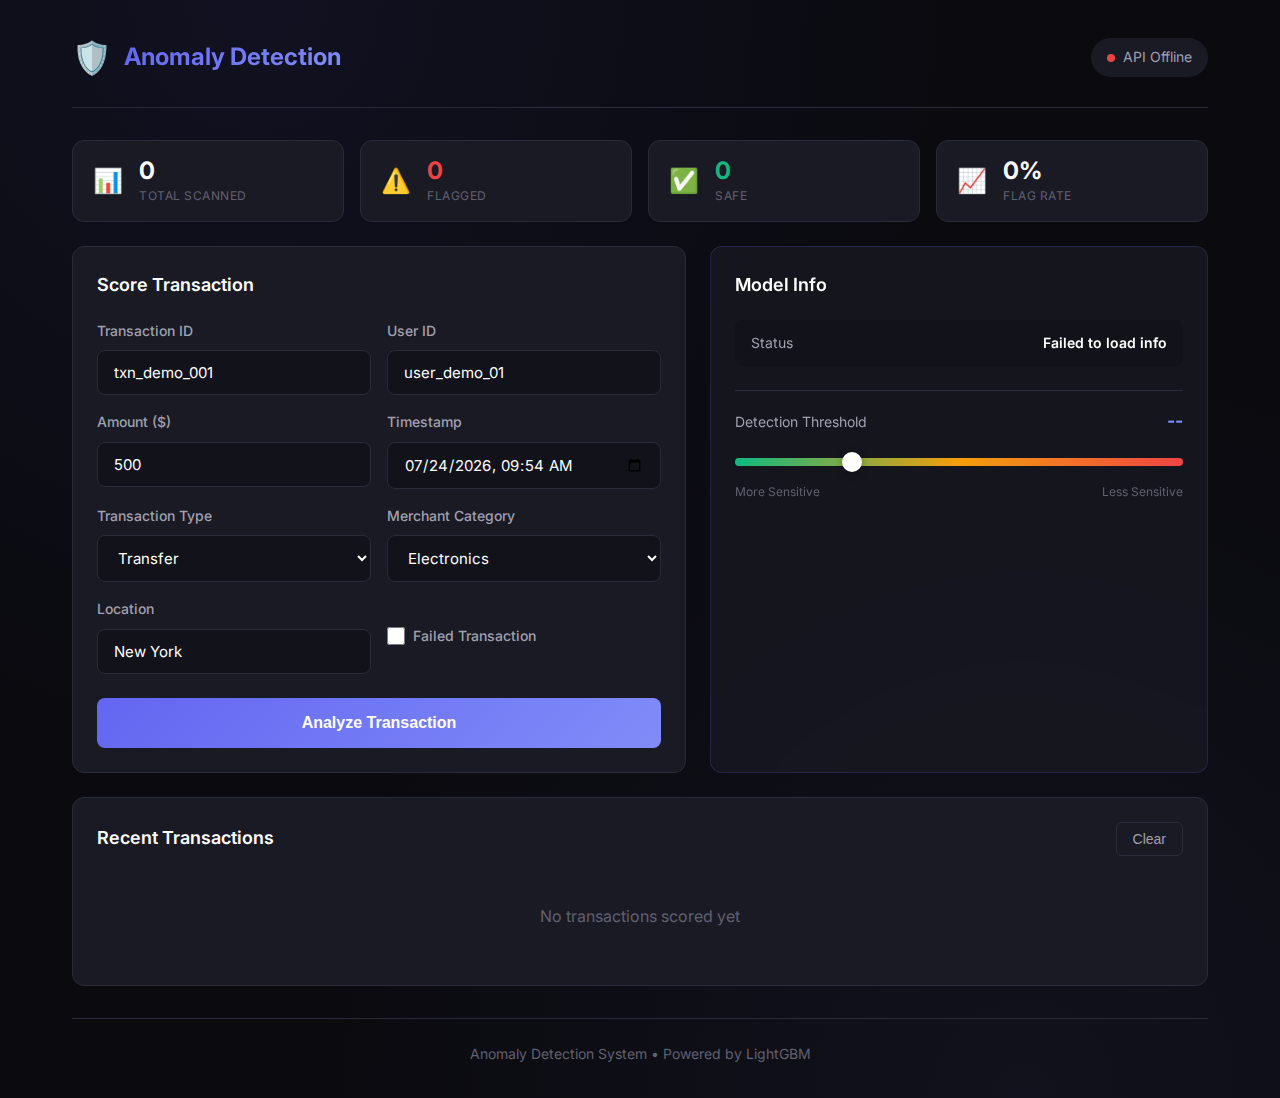
<file: frontend/index.html>
<!DOCTYPE html>
<html lang="en">

<head>
    <meta charset="UTF-8">
    <meta name="viewport" content="width=device-width, initial-scale=1.0">
    <title>Anomaly Detection Dashboard</title>
    <link rel="stylesheet" href="styles.css">
    <link href="https://fonts.googleapis.com/css2?family=Inter:wght@400;500;600;700&display=swap" rel="stylesheet">
</head>

<body>
    <div class="container">
        <!-- Header -->
        <header class="header">
            <div class="logo">
                <div class="logo-icon">🛡️</div>
                <h1>Anomaly Detection</h1>
            </div>
            <div class="status-badge" id="apiStatus">
                <span class="status-dot"></span>
                <span>Checking...</span>
            </div>
        </header>

        <!-- Statistics Bar -->
        <section class="stats-bar">
            <div class="stat-card">
                <div class="stat-icon">📊</div>
                <div class="stat-content">
                    <span class="stat-value" id="statTotal">0</span>
                    <span class="stat-label">Total Scanned</span>
                </div>
            </div>
            <div class="stat-card">
                <div class="stat-icon">⚠️</div>
                <div class="stat-content">
                    <span class="stat-value flagged" id="statFlagged">0</span>
                    <span class="stat-label">Flagged</span>
                </div>
            </div>
            <div class="stat-card">
                <div class="stat-icon">✅</div>
                <div class="stat-content">
                    <span class="stat-value safe" id="statSafe">0</span>
                    <span class="stat-label">Safe</span>
                </div>
            </div>
            <div class="stat-card">
                <div class="stat-icon">📈</div>
                <div class="stat-content">
                    <span class="stat-value" id="statFlagRate">0%</span>
                    <span class="stat-label">Flag Rate</span>
                </div>
            </div>
        </section>

        <!-- Main Content -->
        <main class="main-content">
            <!-- Transaction Form -->
            <section class="card form-card">
                <h2>Score Transaction</h2>
                <form id="transactionForm">
                    <div class="form-grid">
                        <div class="form-group">
                            <label for="transaction_id">Transaction ID</label>
                            <input type="text" id="transaction_id" value="txn_demo_001" required>
                        </div>
                        <div class="form-group">
                            <label for="user_id">User ID</label>
                            <input type="text" id="user_id" value="user_demo_01" required>
                        </div>
                        <div class="form-group">
                            <label for="amount">Amount ($)</label>
                            <input type="number" id="amount" value="500" step="0.01" min="0" required>
                        </div>
                        <div class="form-group">
                            <label for="timestamp">Timestamp</label>
                            <input type="datetime-local" id="timestamp" required>
                        </div>
                        <div class="form-group">
                            <label for="transaction_type">Transaction Type</label>
                            <select id="transaction_type" required>
                                <option value="payment">Payment</option>
                                <option value="transfer" selected>Transfer</option>
                                <option value="cash-out">Cash Out</option>
                                <option value="debit">Debit</option>
                            </select>
                        </div>
                        <div class="form-group">
                            <label for="merchant_category">Merchant Category</label>
                            <select id="merchant_category" required>
                                <option value="electronics">Electronics</option>
                                <option value="food">Food</option>
                                <option value="travel">Travel</option>
                                <option value="jewelry">Jewelry</option>
                                <option value="entertainment">Entertainment</option>
                            </select>
                        </div>
                        <div class="form-group">
                            <label for="location">Location</label>
                            <input type="text" id="location" value="New York" required>
                        </div>
                        <div class="form-group checkbox-group">
                            <label>
                                <input type="checkbox" id="is_failed">
                                Failed Transaction
                            </label>
                        </div>
                    </div>
                    <button type="submit" class="submit-btn" id="submitBtn">
                        <span>Analyze Transaction</span>
                        <span class="spinner" style="display: none;"></span>
                    </button>
                </form>
            </section>

            <!-- Model Info Panel -->
            <section class="card model-card glass">
                <h2>Model Info</h2>
                <div class="model-info" id="modelInfo">
                    <div class="model-loading">Loading model info...</div>
                </div>

                <!-- Threshold Control -->
                <div class="threshold-control">
                    <div class="threshold-header">
                        <label for="thresholdSlider">Detection Threshold</label>
                        <span class="threshold-value" id="thresholdValue">--</span>
                    </div>
                    <input type="range" id="thresholdSlider" min="0" max="100" value="25" class="threshold-slider">
                    <div class="threshold-labels">
                        <span>More Sensitive</span>
                        <span>Less Sensitive</span>
                    </div>
                </div>
            </section>

            <!-- Results Section -->
            <section class="card results-card" id="resultsCard" style="display: none;">
                <h2>Analysis Result</h2>
                <div class="result-content">
                    <div class="score-display" id="scoreDisplay">
                        <div class="score-ring">
                            <svg viewBox="0 0 100 100">
                                <circle class="score-bg" cx="50" cy="50" r="45" />
                                <circle class="score-progress" cx="50" cy="50" r="45" id="scoreProgress" />
                            </svg>
                            <div class="score-value" id="scoreValue">0%</div>
                        </div>
                        <div class="score-label" id="scoreLabel">Risk Score</div>
                    </div>
                    <div class="result-details">
                        <div class="detail-item">
                            <span class="detail-label">Transaction ID</span>
                            <span class="detail-value" id="resultTxnId">-</span>
                        </div>
                        <div class="detail-item">
                            <span class="detail-label">Flagged</span>
                            <span class="detail-value" id="resultFlagged">-</span>
                        </div>
                        <div class="detail-item">
                            <span class="detail-label">Threshold</span>
                            <span class="detail-value" id="resultThreshold">-</span>
                        </div>
                    </div>
                </div>
            </section>

            <!-- Recent Transactions -->
            <section class="card history-card">
                <div class="card-header">
                    <h2>Recent Transactions</h2>
                    <button class="clear-btn" id="clearHistory">Clear</button>
                </div>
                <div class="transactions-list" id="transactionsList">
                    <div class="empty-state">No transactions scored yet</div>
                </div>
            </section>
        </main>

        <!-- Footer -->
        <footer class="footer">
            <p>Anomaly Detection System • Powered by LightGBM</p>
        </footer>
    </div>

    <script src="app.js"></script>
</body>

</html>
</file>
<file: frontend/styles.css>
:root {
    --bg-primary: #0a0a0f;
    --bg-secondary: #12121a;
    --bg-card: #1a1a24;
    --bg-card-hover: #222230;
    --text-primary: #ffffff;
    --text-secondary: #a0a0b0;
    --text-muted: #606070;
    --accent-primary: #6366f1;
    --accent-secondary: #818cf8;
    --success: #10b981;
    --warning: #f59e0b;
    --danger: #ef4444;
    --border-color: #2a2a3a;
    --border-radius: 12px;
    --shadow: 0 4px 24px rgba(0, 0, 0, 0.4);
    --glass-bg: rgba(26, 26, 36, 0.7);
    --glass-border: rgba(99, 102, 241, 0.2);
}

* {
    margin: 0;
    padding: 0;
    box-sizing: border-box;
}

body {
    font-family: 'Inter', -apple-system, BlinkMacSystemFont, sans-serif;
    background: var(--bg-primary);
    background-image:
        radial-gradient(ellipse at 20% 0%, rgba(99, 102, 241, 0.08) 0%, transparent 50%),
        radial-gradient(ellipse at 80% 100%, rgba(129, 140, 248, 0.06) 0%, transparent 50%);
    color: var(--text-primary);
    min-height: 100vh;
    line-height: 1.6;
}

.container {
    max-width: 1200px;
    margin: 0 auto;
    padding: 2rem;
}

/* Header */
.header {
    display: flex;
    justify-content: space-between;
    align-items: center;
    margin-bottom: 2rem;
    padding-bottom: 1.5rem;
    border-bottom: 1px solid var(--border-color);
}

.logo {
    display: flex;
    align-items: center;
    gap: 0.75rem;
}

.logo-icon {
    font-size: 2rem;
    animation: float 3s ease-in-out infinite;
}

@keyframes float {

    0%,
    100% {
        transform: translateY(0);
    }

    50% {
        transform: translateY(-5px);
    }
}

.logo h1 {
    font-size: 1.5rem;
    font-weight: 700;
    background: linear-gradient(135deg, var(--accent-primary), var(--accent-secondary));
    -webkit-background-clip: text;
    -webkit-text-fill-color: transparent;
    background-clip: text;
}

.status-badge {
    display: flex;
    align-items: center;
    gap: 0.5rem;
    padding: 0.5rem 1rem;
    background: var(--bg-card);
    border-radius: 50px;
    font-size: 0.875rem;
    color: var(--text-secondary);
    transition: all 0.3s;
}

.status-dot {
    width: 8px;
    height: 8px;
    border-radius: 50%;
    background: var(--text-muted);
    animation: pulse 2s infinite;
}

.status-badge.online .status-dot {
    background: var(--success);
    box-shadow: 0 0 10px var(--success);
}

.status-badge.offline .status-dot {
    background: var(--danger);
}

@keyframes pulse {

    0%,
    100% {
        opacity: 1;
        transform: scale(1);
    }

    50% {
        opacity: 0.5;
        transform: scale(0.9);
    }
}

/* Statistics Bar */
.stats-bar {
    display: grid;
    grid-template-columns: repeat(4, 1fr);
    gap: 1rem;
    margin-bottom: 1.5rem;
}

@media (max-width: 768px) {
    .stats-bar {
        grid-template-columns: repeat(2, 1fr);
    }
}

.stat-card {
    display: flex;
    align-items: center;
    gap: 1rem;
    padding: 1rem 1.25rem;
    background: var(--bg-card);
    border: 1px solid var(--border-color);
    border-radius: var(--border-radius);
    transition: all 0.3s;
}

.stat-card:hover {
    transform: translateY(-2px);
    border-color: var(--accent-primary);
    box-shadow: 0 8px 24px rgba(99, 102, 241, 0.1);
}

.stat-icon {
    font-size: 1.5rem;
}

.stat-content {
    display: flex;
    flex-direction: column;
}

.stat-value {
    font-size: 1.5rem;
    font-weight: 700;
    line-height: 1.2;
}

.stat-value.flagged {
    color: var(--danger);
}

.stat-value.safe {
    color: var(--success);
}

.stat-label {
    font-size: 0.75rem;
    color: var(--text-muted);
    text-transform: uppercase;
    letter-spacing: 0.5px;
}

/* Main Content */
.main-content {
    display: grid;
    grid-template-columns: 1fr 1fr;
    gap: 1.5rem;
}

@media (max-width: 900px) {
    .main-content {
        grid-template-columns: 1fr;
    }
}

/* Cards */
.card {
    background: var(--bg-card);
    border-radius: var(--border-radius);
    padding: 1.5rem;
    border: 1px solid var(--border-color);
    transition: all 0.3s;
}

.card:hover {
    border-color: rgba(99, 102, 241, 0.3);
}

.card.glass {
    background: var(--glass-bg);
    backdrop-filter: blur(10px);
    border-color: var(--glass-border);
}

.card h2 {
    font-size: 1.125rem;
    font-weight: 600;
    margin-bottom: 1.25rem;
    color: var(--text-primary);
}

.card-header {
    display: flex;
    justify-content: space-between;
    align-items: center;
    margin-bottom: 1rem;
}

.card-header h2 {
    margin-bottom: 0;
}

/* Model Info Panel */
.model-info {
    display: flex;
    flex-direction: column;
    gap: 0.75rem;
    margin-bottom: 1.5rem;
}

.model-loading {
    color: var(--text-muted);
    font-size: 0.875rem;
    padding: 1rem;
    text-align: center;
}

.model-stat {
    display: flex;
    justify-content: space-between;
    padding: 0.75rem 1rem;
    background: var(--bg-secondary);
    border-radius: 8px;
}

.model-stat-label {
    color: var(--text-secondary);
    font-size: 0.875rem;
}

.model-stat-value {
    font-weight: 600;
    font-size: 0.875rem;
}

.model-stat-value.highlight {
    color: var(--accent-secondary);
}

/* Threshold Control */
.threshold-control {
    padding-top: 1rem;
    border-top: 1px solid var(--border-color);
}

.threshold-header {
    display: flex;
    justify-content: space-between;
    align-items: center;
    margin-bottom: 0.75rem;
}

.threshold-header label {
    font-size: 0.875rem;
    color: var(--text-secondary);
}

.threshold-value {
    font-weight: 700;
    font-size: 1.125rem;
    color: var(--accent-secondary);
}

.threshold-slider {
    width: 100%;
    height: 8px;
    border-radius: 4px;
    background: linear-gradient(90deg, var(--success), var(--warning), var(--danger));
    -webkit-appearance: none;
    appearance: none;
    cursor: pointer;
}

.threshold-slider::-webkit-slider-thumb {
    -webkit-appearance: none;
    width: 20px;
    height: 20px;
    border-radius: 50%;
    background: white;
    box-shadow: 0 2px 8px rgba(0, 0, 0, 0.3);
    cursor: pointer;
    transition: transform 0.2s;
}

.threshold-slider::-webkit-slider-thumb:hover {
    transform: scale(1.1);
}

.threshold-slider::-moz-range-thumb {
    width: 20px;
    height: 20px;
    border-radius: 50%;
    background: white;
    box-shadow: 0 2px 8px rgba(0, 0, 0, 0.3);
    cursor: pointer;
    border: none;
}

.threshold-labels {
    display: flex;
    justify-content: space-between;
    margin-top: 0.5rem;
    font-size: 0.75rem;
    color: var(--text-muted);
}

/* Form */
.form-grid {
    display: grid;
    grid-template-columns: 1fr 1fr;
    gap: 1rem;
}

.form-group {
    display: flex;
    flex-direction: column;
    gap: 0.5rem;
}

.form-group label {
    font-size: 0.875rem;
    color: var(--text-secondary);
    font-weight: 500;
}

.form-group input,
.form-group select {
    padding: 0.75rem 1rem;
    background: var(--bg-secondary);
    border: 1px solid var(--border-color);
    border-radius: 8px;
    color: var(--text-primary);
    font-size: 0.9375rem;
    font-family: inherit;
    transition: all 0.2s;
}

.form-group input:focus,
.form-group select:focus {
    outline: none;
    border-color: var(--accent-primary);
    box-shadow: 0 0 0 3px rgba(99, 102, 241, 0.2);
}

.checkbox-group {
    flex-direction: row;
    align-items: center;
}

.checkbox-group label {
    display: flex;
    align-items: center;
    gap: 0.5rem;
    cursor: pointer;
}

.checkbox-group input[type="checkbox"] {
    width: 18px;
    height: 18px;
    cursor: pointer;
    accent-color: var(--accent-primary);
}

.submit-btn {
    width: 100%;
    margin-top: 1.5rem;
    padding: 1rem;
    background: linear-gradient(135deg, var(--accent-primary), var(--accent-secondary));
    border: none;
    border-radius: 8px;
    color: white;
    font-size: 1rem;
    font-weight: 600;
    cursor: pointer;
    transition: all 0.3s;
    display: flex;
    align-items: center;
    justify-content: center;
    gap: 0.5rem;
    position: relative;
    overflow: hidden;
}

.submit-btn::before {
    content: '';
    position: absolute;
    top: 0;
    left: -100%;
    width: 100%;
    height: 100%;
    background: linear-gradient(90deg, transparent, rgba(255, 255, 255, 0.2), transparent);
    transition: left 0.5s;
}

.submit-btn:hover::before {
    left: 100%;
}

.submit-btn:hover {
    transform: translateY(-2px);
    box-shadow: 0 8px 20px rgba(99, 102, 241, 0.4);
}

.submit-btn:active {
    transform: translateY(0);
}

.submit-btn:disabled {
    opacity: 0.7;
    cursor: not-allowed;
    transform: none;
}

.spinner {
    width: 18px;
    height: 18px;
    border: 2px solid rgba(255, 255, 255, 0.3);
    border-top-color: white;
    border-radius: 50%;
    animation: spin 0.8s linear infinite;
}

@keyframes spin {
    to {
        transform: rotate(360deg);
    }
}

/* Results */
.results-card {
    grid-column: 1 / -1;
    animation: slideIn 0.4s ease-out;
}

@keyframes slideIn {
    from {
        opacity: 0;
        transform: translateY(20px);
    }

    to {
        opacity: 1;
        transform: translateY(0);
    }
}

.result-content {
    display: flex;
    align-items: center;
    gap: 3rem;
}

@media (max-width: 600px) {
    .result-content {
        flex-direction: column;
        text-align: center;
    }
}

.score-display {
    flex-shrink: 0;
}

.score-ring {
    position: relative;
    width: 140px;
    height: 140px;
}

.score-ring svg {
    transform: rotate(-90deg);
}

.score-bg {
    fill: none;
    stroke: var(--bg-secondary);
    stroke-width: 8;
}

.score-progress {
    fill: none;
    stroke: var(--accent-primary);
    stroke-width: 8;
    stroke-linecap: round;
    stroke-dasharray: 283;
    stroke-dashoffset: 283;
    transition: stroke-dashoffset 1s ease, stroke 0.3s;
}

.score-progress.safe {
    stroke: var(--success);
}

.score-progress.warning {
    stroke: var(--warning);
}

.score-progress.danger {
    stroke: var(--danger);
}

.score-value {
    position: absolute;
    top: 50%;
    left: 50%;
    transform: translate(-50%, -50%);
    font-size: 1.75rem;
    font-weight: 700;
}

.score-label {
    text-align: center;
    margin-top: 0.75rem;
    font-size: 0.875rem;
    color: var(--text-secondary);
}

.result-details {
    flex-grow: 1;
    display: flex;
    flex-direction: column;
    gap: 1rem;
}

.detail-item {
    display: flex;
    justify-content: space-between;
    padding: 0.75rem 1rem;
    background: var(--bg-secondary);
    border-radius: 8px;
    transition: all 0.2s;
}

.detail-item:hover {
    background: var(--bg-card-hover);
}

.detail-label {
    color: var(--text-secondary);
}

.detail-value {
    font-weight: 600;
}

.detail-value.flagged {
    color: var(--danger);
}

.detail-value.safe {
    color: var(--success);
}

/* History */
.history-card {
    grid-column: 1 / -1;
}

.clear-btn {
    padding: 0.5rem 1rem;
    background: transparent;
    border: 1px solid var(--border-color);
    border-radius: 6px;
    color: var(--text-secondary);
    font-size: 0.875rem;
    cursor: pointer;
    transition: all 0.2s;
}

.clear-btn:hover {
    background: var(--bg-secondary);
    color: var(--text-primary);
    border-color: var(--danger);
}

.transactions-list {
    display: flex;
    flex-direction: column;
    gap: 0.75rem;
    max-height: 300px;
    overflow-y: auto;
}

.transactions-list::-webkit-scrollbar {
    width: 6px;
}

.transactions-list::-webkit-scrollbar-track {
    background: var(--bg-secondary);
    border-radius: 3px;
}

.transactions-list::-webkit-scrollbar-thumb {
    background: var(--border-color);
    border-radius: 3px;
}

.empty-state {
    text-align: center;
    padding: 2rem;
    color: var(--text-muted);
}

.transaction-item {
    display: flex;
    align-items: center;
    justify-content: space-between;
    padding: 1rem;
    background: var(--bg-secondary);
    border-radius: 8px;
    transition: all 0.2s;
    animation: fadeIn 0.3s ease-out;
}

@keyframes fadeIn {
    from {
        opacity: 0;
        transform: translateX(-10px);
    }

    to {
        opacity: 1;
        transform: translateX(0);
    }
}

.transaction-item:hover {
    background: var(--bg-card-hover);
    transform: translateX(4px);
}

.transaction-item.flagged {
    border-left: 3px solid var(--danger);
}

.transaction-item.safe {
    border-left: 3px solid var(--success);
}

.txn-info {
    display: flex;
    flex-direction: column;
    gap: 0.25rem;
}

.txn-id {
    font-weight: 600;
}

.txn-meta {
    font-size: 0.875rem;
    color: var(--text-secondary);
}

.txn-score {
    text-align: right;
}

.txn-score-value {
    font-size: 1.25rem;
    font-weight: 700;
}

.txn-score-value.safe {
    color: var(--success);
}

.txn-score-value.warning {
    color: var(--warning);
}

.txn-score-value.danger {
    color: var(--danger);
}

.txn-score-label {
    font-size: 0.75rem;
    color: var(--text-muted);
    text-transform: uppercase;
}

/* Footer */
.footer {
    text-align: center;
    margin-top: 2rem;
    padding-top: 1.5rem;
    border-top: 1px solid var(--border-color);
    color: var(--text-muted);
    font-size: 0.875rem;
}
</file>
